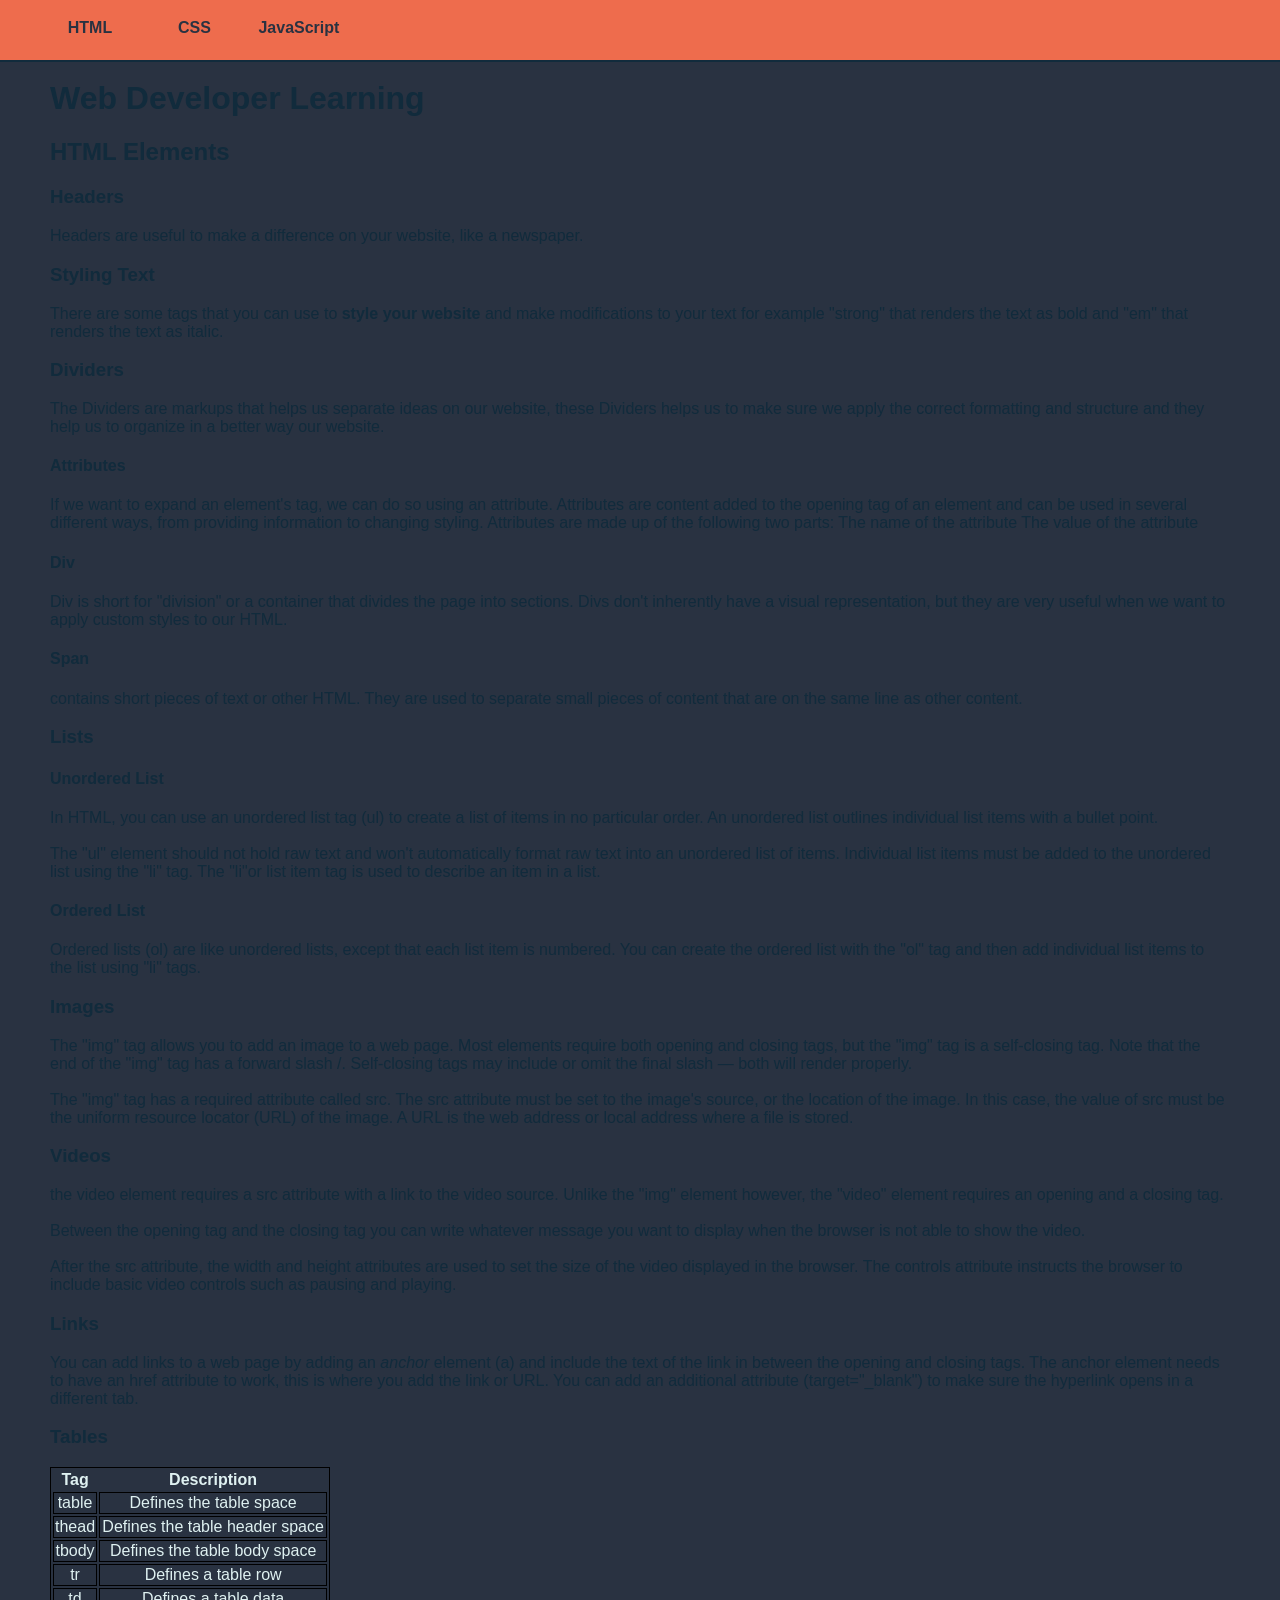
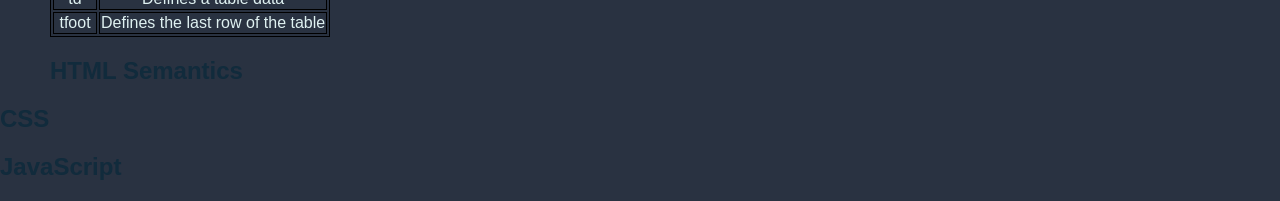
<file: Full stack Developer/Learning Website/index.html>
<!DOCTYPE html>
<html>
<head>
    <title>Oswaldo Learning Site</title>
    <link href="style.css" type="text/css" rel="stylesheet">
</head>
<body>
  <header>
    <ul>
      <li>HTML</li>
      <li>CSS</li>
      <li>JavaScript</li>
    </ul>
  </header>    

  <div class="HTML">
    <h1 class="header">Web Developer Learning</h1>
    <h2 class="header">HTML Elements</h2>
    <h3 class="header">Headers</h3>
    <p>Headers are useful to make a difference on your website, like a newspaper.</p>
    <h3 class="header">Styling Text</h3>
    <p>
        There are some tags that you can use to <strong>style your website</strong> and make modifications
        to your text for example "strong" that renders the text as bold and "em" that
        renders the text as italic.
    </p>
    <h3 class="header">Dividers</h3>
    <p>
        The Dividers are markups that helps us separate ideas on our website, these
        Dividers helps us to make sure we apply the correct formatting and structure
        and they help us to organize in a better way our website.
    </p>
    <h4 class="header">Attributes</h4>
    <p>
        If we want to expand an element's tag, we can do so using an attribute.
        Attributes are content added to the opening tag of an element and can be
        used in several different ways, from providing information to changing styling.
        Attributes are made up of the following two parts:
        The name of the attribute
        The value of the attribute
    </p>
    <h4 class="header">Div</h4>
    <p>
        Div is short for "division" or a container that divides the page into sections.
        Divs don't inherently have a visual representation, but they are very useful
        when we want to apply custom styles to our HTML.
    </p>
    <h4 class="header">Span</h4>
    <p>
        contains short pieces of text or other HTML. They are used to separate small
        pieces of content that are on the same line as other content.
    </p>
    <h3 class="header">Lists</h3>
    <h4 class="header">Unordered List</h4>
    <p>
        In HTML, you can use an unordered list tag (ul) to create a list of items in no
        particular order. An unordered list outlines individual list items with a bullet
        point.<br><br>
        The "ul" element should not hold raw text and won't automatically format raw text
        into an unordered list of items. Individual list items must be added to the unordered list using the "li" tag.
        The "li"or list item tag is used to describe an item in a list.
    </p>
    <h4 class="header">Ordered List</h4>
    <p>
        Ordered lists (ol) are like unordered lists, except that each list item
        is numbered. You can create the ordered list with the "ol" tag and then
        add individual list items to the list using "li" tags.
    </p>
    <h3 class="header">Images</h3>
    <p>
        The "img" tag allows you to add an image to a web page. Most elements require both 
        opening and closing tags, but the "img" tag is a self-closing tag. Note that the 
        end of the "img" tag has a forward slash /. Self-closing tags may include or omit 
        the final slash — both will render properly.<br><br>
        The "img" tag has a required attribute called src. The src attribute must be set 
        to the image's source, or the location of the image. In this case, the value of 
        src must be the uniform resource locator (URL) of the image. A URL is the web 
        address or local address where a file is stored.
    </p>
    <h3 class="header">Videos</h3>
    <p>
        the video element requires a src attribute with a link to the video source. 
        Unlike the "img" element however, the "video" element requires an opening and 
        a closing tag.<br><br>
        Between the opening tag and the closing tag you can write whatever message you 
        want to display when the browser is not able to show the video.<br><br>
        After the src attribute, the width and height attributes are used to set the 
        size of the video displayed in the browser. The controls attribute instructs 
        the browser to include basic video controls such as pausing and playing.
    </p>
    <h3 class="header">Links</h3>
    <p>You can add links to a web page by adding an <em>anchor</em> element (a) and include 
    the text of the link in between the opening and closing tags. The anchor element 
    needs to have an href attribute to work, this is where you add the link or URL. You can 
    add an additional attribute (target="_blank") to make sure the hyperlink opens in a 
    different tab.</p>
    <h3 class="header">Tables</h3>
    <table>
        <thead>
            <tr>
                <th>Tag</th>
                <th>Description</th>
            </tr>
        </thead>
        <tbody>
            <tr> <!-- Row 1 -->
                <td>table</td>
                <td>Defines the table space</td>
            </tr>
            <tr> <!-- Row 2 -->
                <td>thead</td>
                <td>Defines the table header space</td>
            </tr>
            <tr> <!-- Row 3 -->
                <td>tbody</td>
                <td>Defines the table body space</td>
            </tr>
            <tr> <!-- Row 4 -->
                <td>tr</td>
                <td>Defines a table row</td>
            </tr>
            <tr> <!-- Row 5 -->
                <td>td</td>
                <td>Defines a table data</td>
            </tr>
            <tr> <!-- Row 6 -->
                <td>tfoot</td>
                <td>Defines the last row of the table</td>
            </tr>
        </tbody>
    </table>
    <h2 class="header">HTML Semantics</h2>
  </div>
    <h2 class="header">CSS</h2>
    <h2 class="header">JavaScript</h2>
</body>

</html>
</file>
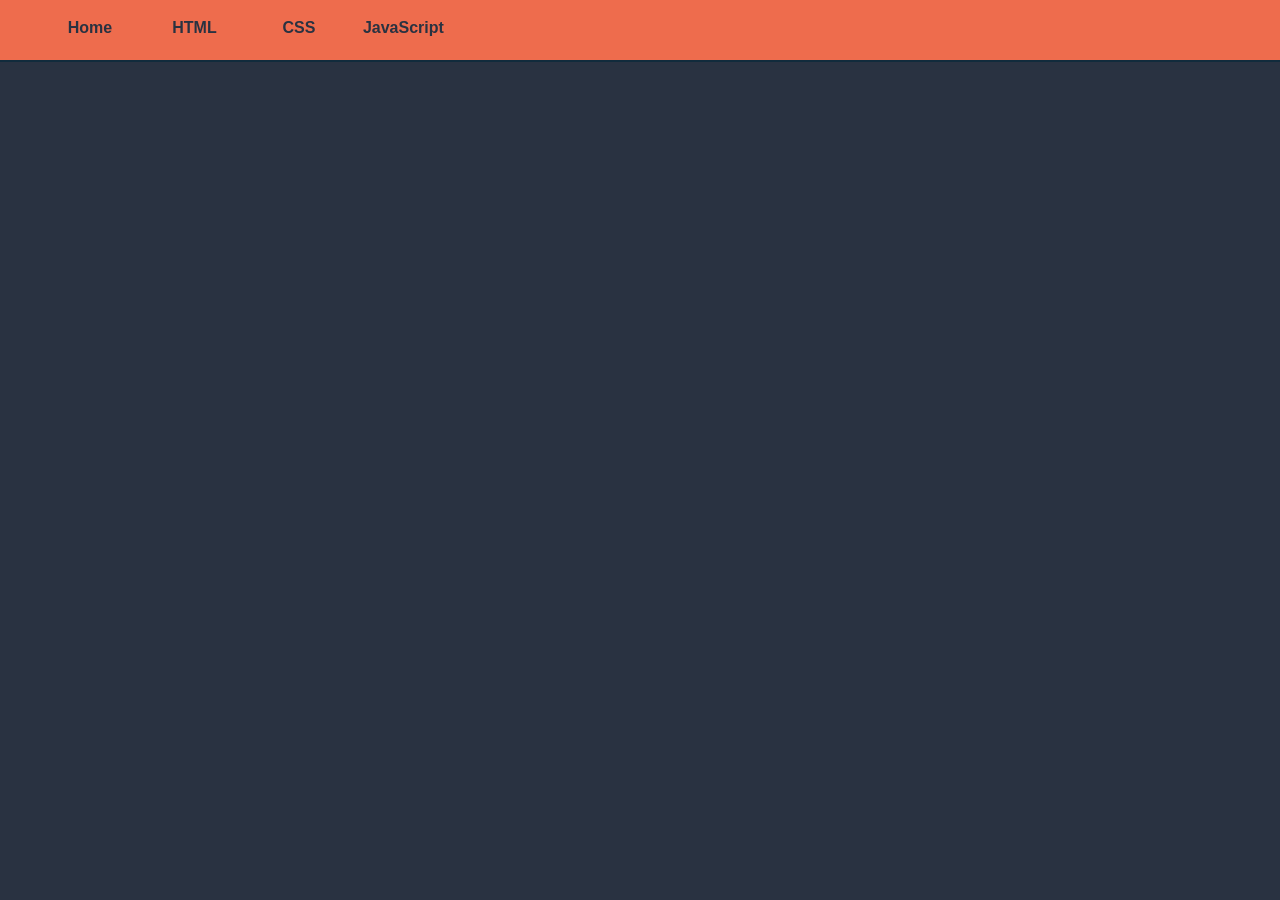
<file: Full_stack_Developer/Learning_Website/index.html>
<!DOCTYPE html>
<html>
<head>
    <title>Oswaldo Learning Site</title>
    <link href="style.css" type="text/css" rel="stylesheet">
</head>
<body>
  <header>
    <ul>
      <li><a href="./index.html">Home</a></li>
      <li><a href="./HTML.html">HTML</a></li>
      <li><a href="./CSS.html">CSS</a></li>
      <li><a href="./JavaScript.html">JavaScript</a></li>
    </ul>
  </header>    
  
</body>

</html>
</file>
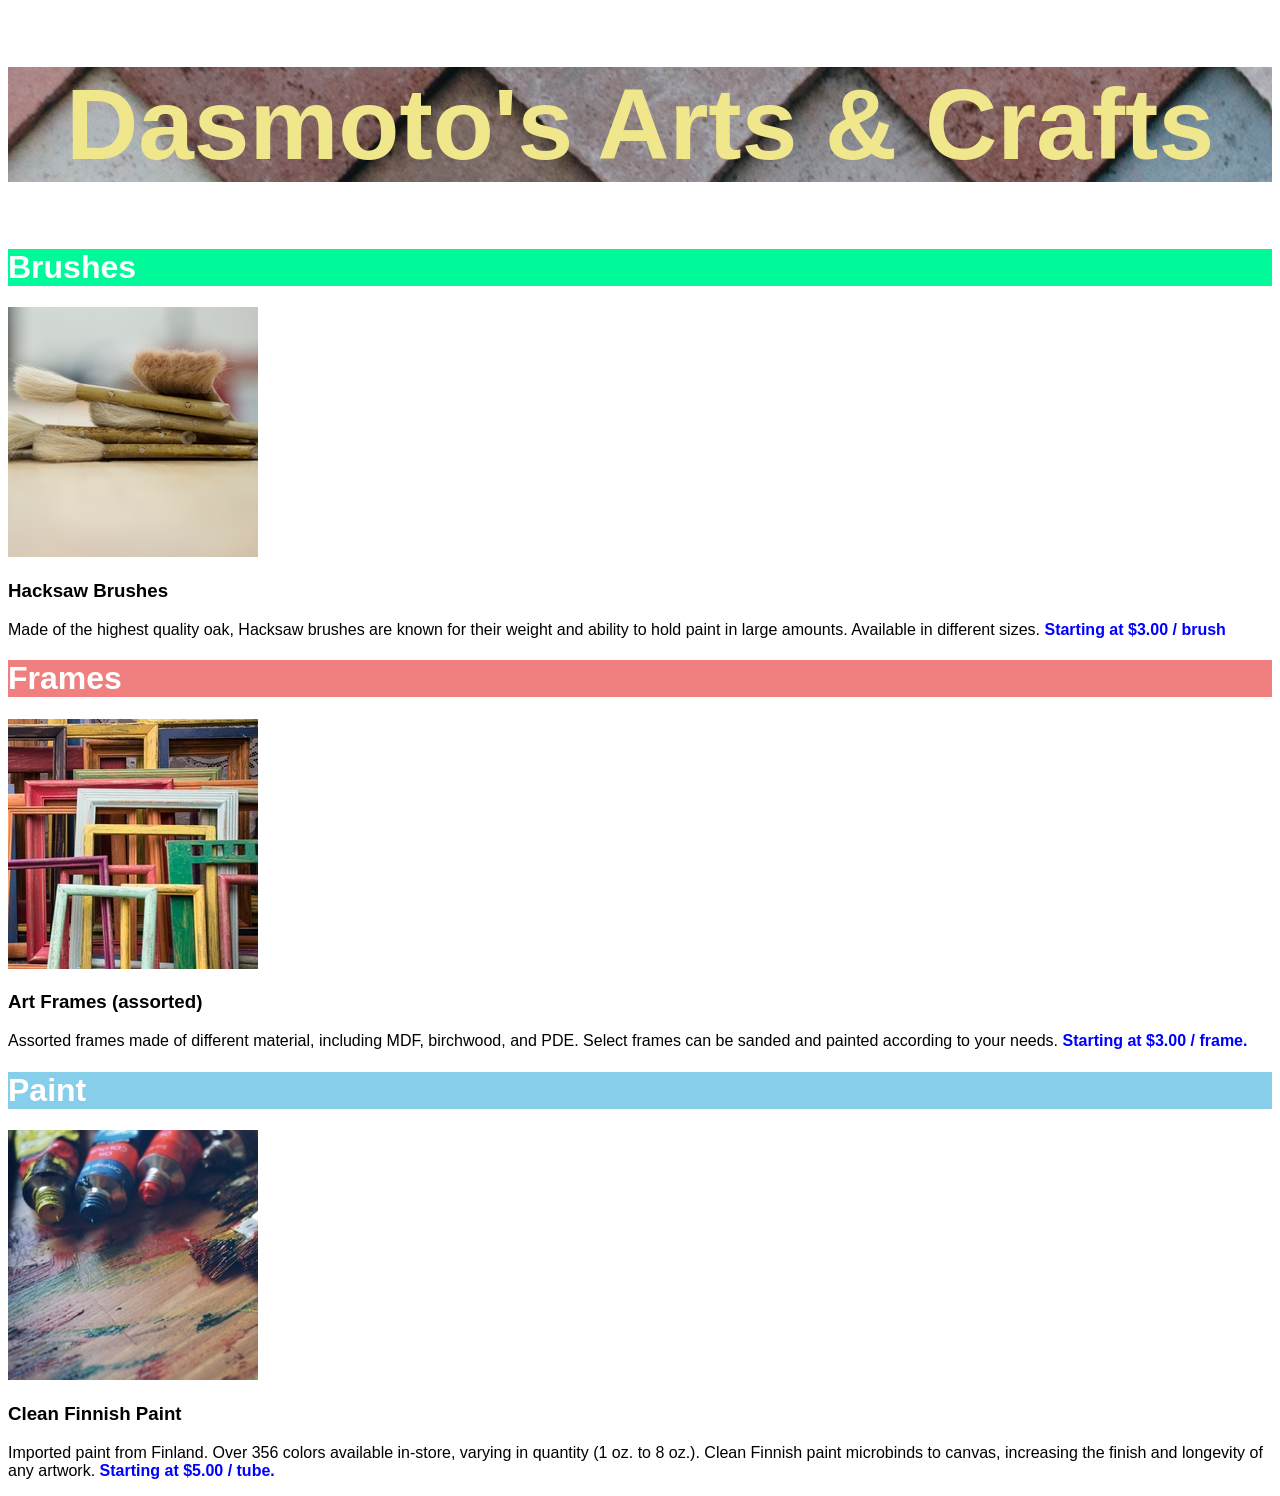
<file: Full stack Developer/Projects/First Project on my Own/index.html>
<!DOCTYPE html>

<html>

  <head>
    <link href="style.css" type="text/css" rel="stylesheet">
  </head>

  <body>

  <header>
    <h1>Dasmoto's Arts & Crafts</h1>
  </header>

  <h1 id="btitle">Brushes</h1>
  <img src="./resources/Images/brushes.jpeg" alt="Brushes">
  <h3>Hacksaw Brushes</h3>
  <p>Made of the highest quality oak, Hacksaw brushes are known for their weight and ability to hold paint in large amounts. Available in different sizes. <span class="bold_blue">Starting at $3.00 / brush</span></p>

  <h1 id="ftitle">Frames</h1>
  <img src="./resources/Images/frames.jpeg" alt="Brushes">
  <h3>Art Frames (assorted)</h3>
  <p>Assorted frames made of different material, including MDF, birchwood, and PDE. Select frames can be sanded and painted according to your needs. <span class="bold_blue">Starting at $3.00 / frame.</span></p>

  <h1 id="ptitle">Paint</h1>
  <img src="./resources/Images/paints.jpeg" alt="Brushes">
  <h3>Clean Finnish Paint</h3>
  <p>Imported paint from Finland. Over 356 colors available in-store, varying in quantity (1 oz. to 8 oz.). Clean Finnish paint microbinds to canvas, increasing the finish and longevity of any artwork. <span class="bold_blue">Starting at $5.00 / tube.</span></p>

  </body>
</html>
</file>
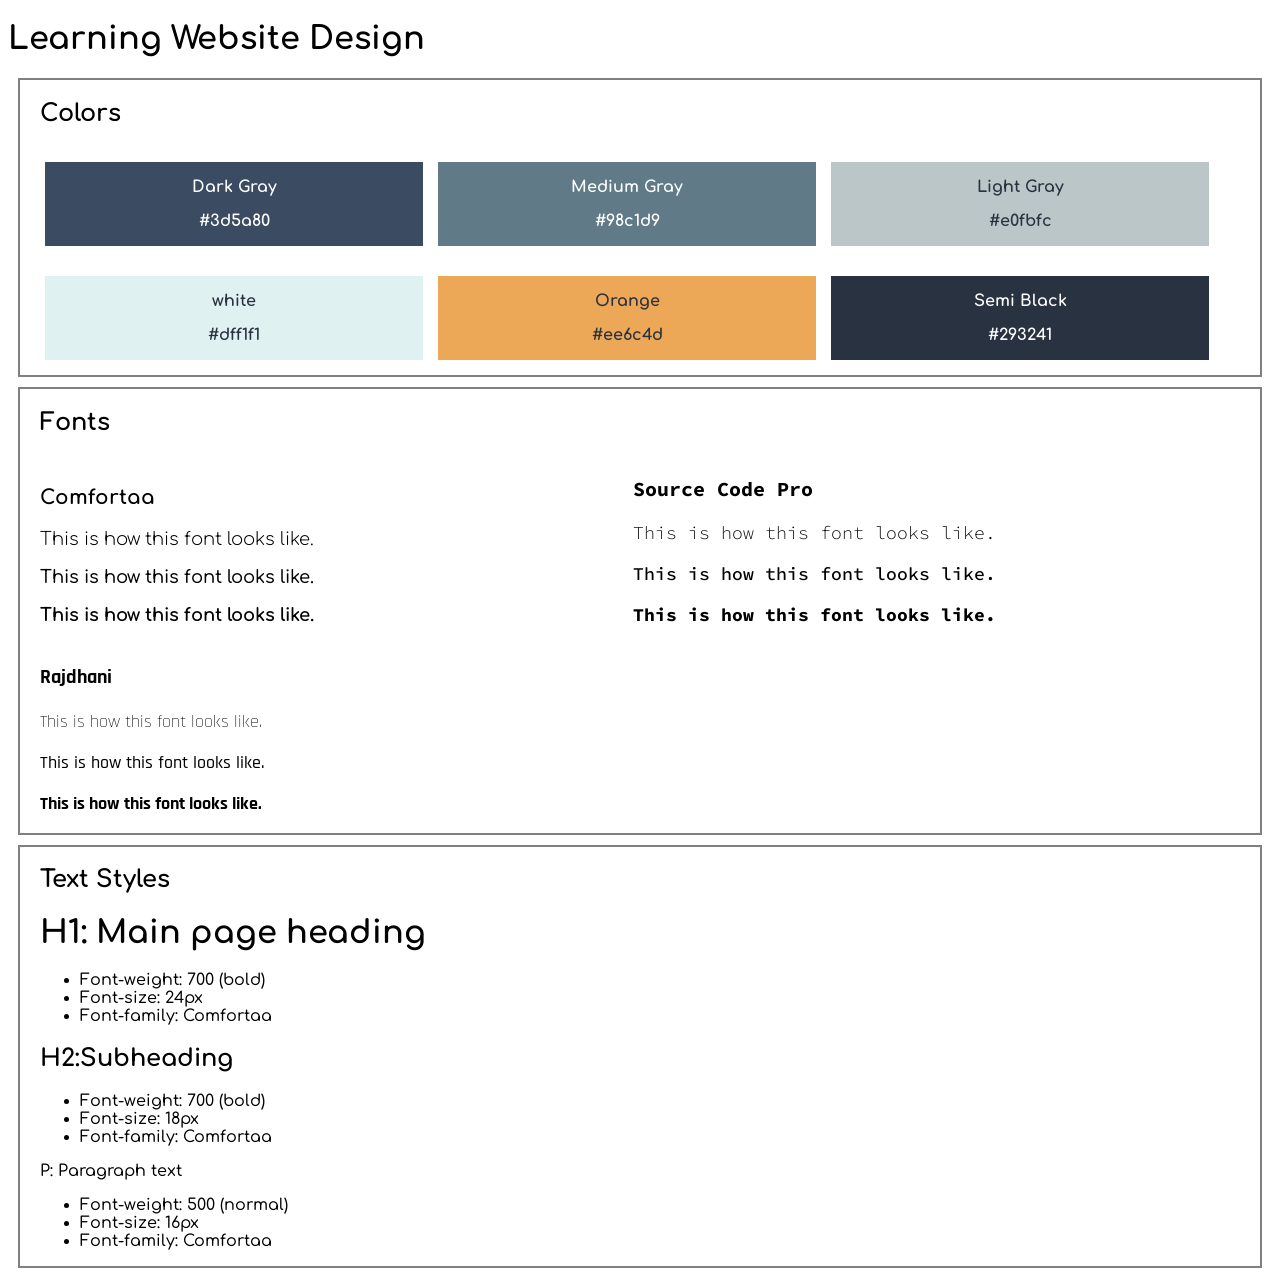
<file: Full stack Developer/Projects/Website Design System/index.html>
<!DOCTYPE html>
<html>
  <head>
    <title>Website Design</title>
    <link rel="preconnect" href="https://fonts.googleapis.com">
    <link rel="preconnect" href="https://fonts.gstatic.com" crossorigin>
    <link href="https://fonts.googleapis.com/css2?family=Comfortaa:wght@300;400;700&family=Rajdhani:wght@300;500;700&family=Source+Code+Pro:wght@300;400;700&display=swap" rel="stylesheet">
    <link rel="stylesheet" href="style.css">
  </head>

  <body>
    <h1>Learning Website Design</h1>
    <div class="container">
      <h2>Colors</h2>
      <div class="color-container">
        <div class="color-panel dgray">
          <p class="color-label">Dark Gray</p>
          <p class="color-hex">#3d5a80</p>
        </div>
        <div class="color-panel mgray">
          <p class="color-label">Medium Gray</p>
          <p class="color-hex">#98c1d9</p>
        </div>
        <div class="color-panel lgray">
          <p class="color-label">Light Gray</p>
          <p class="color-hex">#e0fbfc</p>
        </div>
        <div class="color-panel wwhite">
          <p class="color-label">white</p>
          <p class="color-hex">#dff1f1</p>
        </div>
        <div class="color-panel orange">
          <p class="color-label">Orange</p>
          <p class="color-hex">#ee6c4d</p>
        </div>
        <div class="color-panel black">
          <p class="color-label">Semi Black</p>
          <p class="color-hex">#293241</p>
        </div>

      </div>
    </div>
    <div class="container">
      <h2>Fonts</h2>
      <div class="font-container">
        <div class="font-panel comfortaa">
          <p class="font-label">Comfortaa</p>
          <p class="font-light">This is how this font looks like.</p>
          <p class="font-medium">This is how this font looks like.</p>
          <p class="font-bold">This is how this font looks like.</p>
        </div>
      </div>
      <div class="font-container">
        <div class="font-panel SCP">
          <p class="font-label">Source Code Pro</p>
          <p class="font-light">This is how this font looks like.</p>
          <p class="font-medium">This is how this font looks like.</p>
          <p class="font-bold">This is how this font looks like.</p>
        </div>
      </div>
      <div class="font-container">
        <div class="font-panel Rajdhani">
          <p class="font-label">Rajdhani</p>
          <p class="font-light">This is how this font looks like.</p>
          <p class="font-medium">This is how this font looks like.</p>
          <p class="font-bold">This is how this font looks like.</p>
        </div>
      </div>
      </div>
    </div>
    <div class="container">
      <h2>Text Styles</h2>
      <div class="text-style-container">
        <h1 class="main-heading">H1: Main page heading</h1>
        <ul class="paragraph">
          <li>Font-weight: 700 (bold)</li>
          <li>Font-size: 24px</li>
          <li>Font-family: Comfortaa</li>
        </ul>
        <h2 class="subheading">H2:Subheading</h2>
        <ul class="paragraph">
          <li>Font-weight: 700 (bold)</li>
          <li>Font-size: 18px</li>
          <li>Font-family: Comfortaa</li>
        </ul>
        <p class="paragraph">P: Paragraph text</p>
        <ul class="paragraph">
          <li>Font-weight: 500 (normal)</li>
          <li>Font-size: 16px</li>
          <li>Font-family: Comfortaa</li>
        </ul>
      </div>
    </div>
  </body>
</html>
</file>
<file: Full stack Developer/Learning Website/style.css>
html {
    margin: 0;
}

table, td, tr {
    border: 1px solid black;
    font-family: 'Lucida Sans', 'Lucida Sans Regular', 'Lucida Grande', 'Lucida Sans Unicode', Geneva, Verdana, sans-serif;
    text-align: center;
}

body {
    background-color: #293241;
    margin: 0;
    font-family: 'Lucida Sans', 'Lucida Sans Regular', 'Lucida Grande', 'Lucida Sans Unicode', Geneva, Verdana, sans-serif;
    color: #dff1f1;
}

p {
    color: #112B3C;
}

header {
    background-color: #ee6c4d;
    position: fixed;
    z-index: 1;
    width: 100%;
    border-bottom: 2px solid #112B3C;
    top: 0;
    text-align: center;
}

h1 {
    position: relative;
}

ul {
    margin: 0;
    text-align: left;
}

li {
    color: #293241;
    font-family: sans-serif;
    font-size: 16px;
    font-weight: bold;
    display: inline-block;
    width: 100px;
    height: 60px;
    text-align: center;
    line-height: 55px;
}

a {
    color: #293241;
    text-decoration: none;
}

.HTML {
    position: relative;
    margin: 50px;
    top: 30px;
}

.CSS {
    position: relative;
    top: 50px;
}

.JavaScript {
    position: relative;
}

.header {
    color: #112B3C;
}

header li:hover {
    background-color: #ee6c4d;
}

header a:active {
    color: #EFEFEF;
}

footer {
color: #6ba2fa
}
</file>
<file: Full_stack_Developer/Learning_Website/style.css>
html {
    margin: 0;
}

table, td, tr {
    border: 1px solid black;
    font-family: 'Lucida Sans', 'Lucida Sans Regular', 'Lucida Grande', 'Lucida Sans Unicode', Geneva, Verdana, sans-serif;
    text-align: center;
}

body {
    background-color: #293241;
    margin: 0;
    font-family: 'Lucida Sans', 'Lucida Sans Regular', 'Lucida Grande', 'Lucida Sans Unicode', Geneva, Verdana, sans-serif;
    color: #dff1f1;
}

p {
    color: #112B3C;
}

header {
    background-color: #ee6c4d;
    position: fixed;
    z-index: 1;
    width: 100%;
    border-bottom: 2px solid #112B3C;
    top: 0;
    text-align: center;
}

h1 {
    position: relative;
}

ul {
    margin: 0;
    text-align: left;
}

li {
    color: #293241;
    font-family: sans-serif;
    font-size: 16px;
    font-weight: bold;
    display: inline-block;
    width: 100px;
    height: 60px;
    text-align: center;
    line-height: 55px;
}

a {
    color: #293241;
    text-decoration: none;
}

.HTML {
    position: relative;
    margin: 50px;
    top: 30px;
}

.CSS {
    position: relative;
    top: 50px;
}

.JavaScript {
    position: relative;
}

.header {
    color: #112B3C;
}

header li:hover {
    background-color: #ee6c4d;
}

header a:active {
    color: #EFEFEF;
}

footer {
color: #6ba2fa
}
</file>
<file: Full stack Developer/Projects/First Project on my Own/style.css>
header h1 {
  font-family: Helvetica;
  font-size: 100px;
  font-weight: bold;
  color: khaki;
  text-align: center;
  background-image: url(./resources/Images/tile_patern.jpeg);
}

h1 {
  font-family: Helvetica;
  font-size: 32px;
  font-weight: bold;
  color: white;
}

h3 {
  font-family: Helvetica;
}

p {
  font-family: Helvetica;
}

.bold_blue {
  font-family: Helvetica;
  font-weight: bold;
  color: blue;
}

#btitle {
  background-color: mediumspringgreen;
}

#ftitle {
  background-color: lightcoral;
}

#ptitle {
  background-color: skyblue;
}
</file>
<file: Full stack Developer/Projects/Website Design System/style.css>
body {
  font-family: 'Comfortaa', 'Source Code Pro', 'Rajdhani',  cursive;
  font-weight: bold;
}

h2 {
  font-weight: 700;
}

.container {
  border: 2px solid;
  border-color: gray;
  margin: 10px;
  padding-left: 20px;
  padding-right: 20px;
}

.color-panel {
  display: inline-block;
  width: 31.5%;
  text-align: center;
  margin: 15px 5px;
}
.dgray {
  background-color: #3b4b61;
  color: white;
}

.mgray {
  background-color: #617a88;
  color: white;
}

.lgray {
  background-color: #bac6c7;
  color: #293241;
}

.wwhite {
  background-color: #dff1f1;
  color: #293241;
}

.orange {
  background-color: #eca757;
  color: #293241;
}

.black {
  background-color: #293241;
  color: white;
}

.font-container {
  display: inline-block;
  width: 49%;
}

.comfortaa {
  font-family: "comfortaa";
}

.SCP {
  font-family: "Source Code Pro";
}

.Rajdhani {
  font-family: "Rajdhani";
}

.font-label {
  font-weight: bold;
  font-size: 20px;
}

.font-light {
  font-weight: 300;
  font-size: 18px;
}

.font-medium {
  font-weight: 500;
  font-size: 18px;
}

.font-bold {
  font-weight: 700;
  font-size: 18px;
}

.main-heading {
  font-weight: 700;
  font-family: 'Comfortaa';
}

.subheading {
  font-weight: 700;
  font-family: 'Comfortaa';
}

.paragraph {
  font-weight: 500;
  font-size: 16px;
  font-family: 'Comfortaa';
}
</file>
